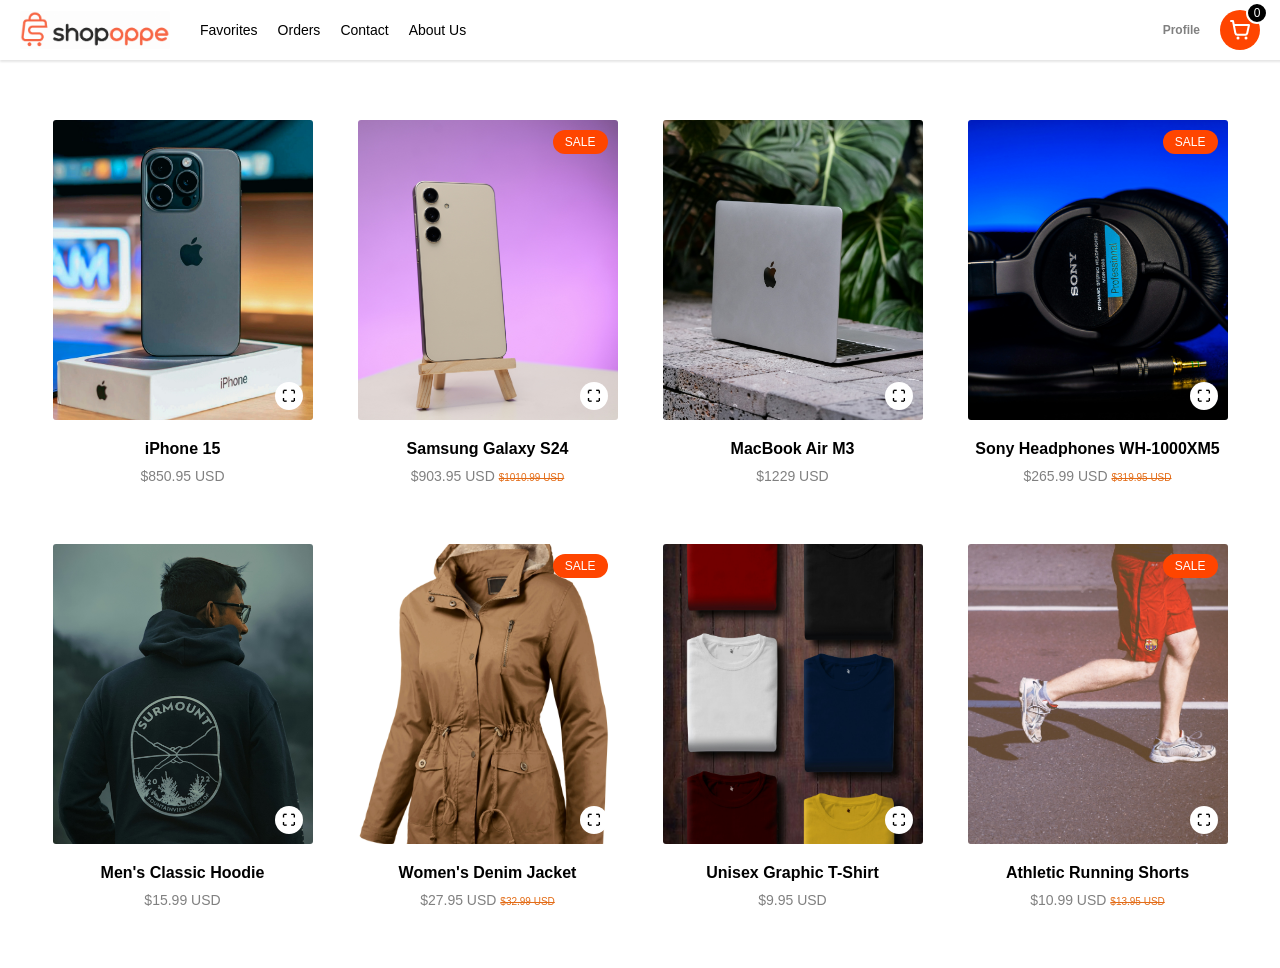
<file: index.html>
<!DOCTYPE html>
<html lang="en">
<head>
  <meta charset="UTF-8">
  <meta name="viewport" content="width=device-width, initial-scale=1.0">
  <link rel="stylesheet" href="styles.css">
  <title>E-Commerce Website</title>
</head>
<body>
  <div class="container">
    <div class="home-screen">
      <!-- navbar starts -->
      <div class="navbar">
        <div class="left">
          <img id="logo" alt="logo" src="./assets/shopoppe-logo.png">
          <ul class="navbar-icons">
            <li><a id="favorites">Favorites</a></li>
            <li><a id="orders">Orders</a></li>
            <li><a id="contact">Contact</a></li>
            <li><a id="about">About Us</a></li>
          </ul>
        </div>
        <div class="right">
          <div class="profile">
            Profile
          </div>
          <div class="cart-button">
            <button id="navbar-cart">
              <svg style="height: 24px; width: 24px;" xmlns="http://www.w3.org/2000/svg" viewBox="0 0 24 24">
                <path d="M3 3h2l2.4 12.2a2 2 0 0 0 2 1.6h7.8a2 2 0 0 0 2-1.6L21 7H6"
                      fill="none"
                      stroke="currentColor"
                      stroke-width="2"
                      stroke-linecap="round"
                      stroke-linejoin="round"/>
                      <circle cx="10" cy="20" r="1.5" fill="currentColor"/>
                      <circle cx="18" cy="20" r="1.5" fill="currentColor"/>
                </svg>
            </button>
              <div id="cart-count-badge"></div>
          </div>
        </div>
      </div>
      <!-- navbar closes -->
      <div class="content">
        <!-- individual card structure
          handled by script
        card closes -->




   

      </div>
      <!-- content closes here -->
    </div>

  </div>
  <!-- modal -->
  <div class="preview-modal">
   <!-- managed through class -->
  </div>
  <!-- modal closes -->
   
  <script type="module" src="script.js"></script>
</body>
</html>
</file>
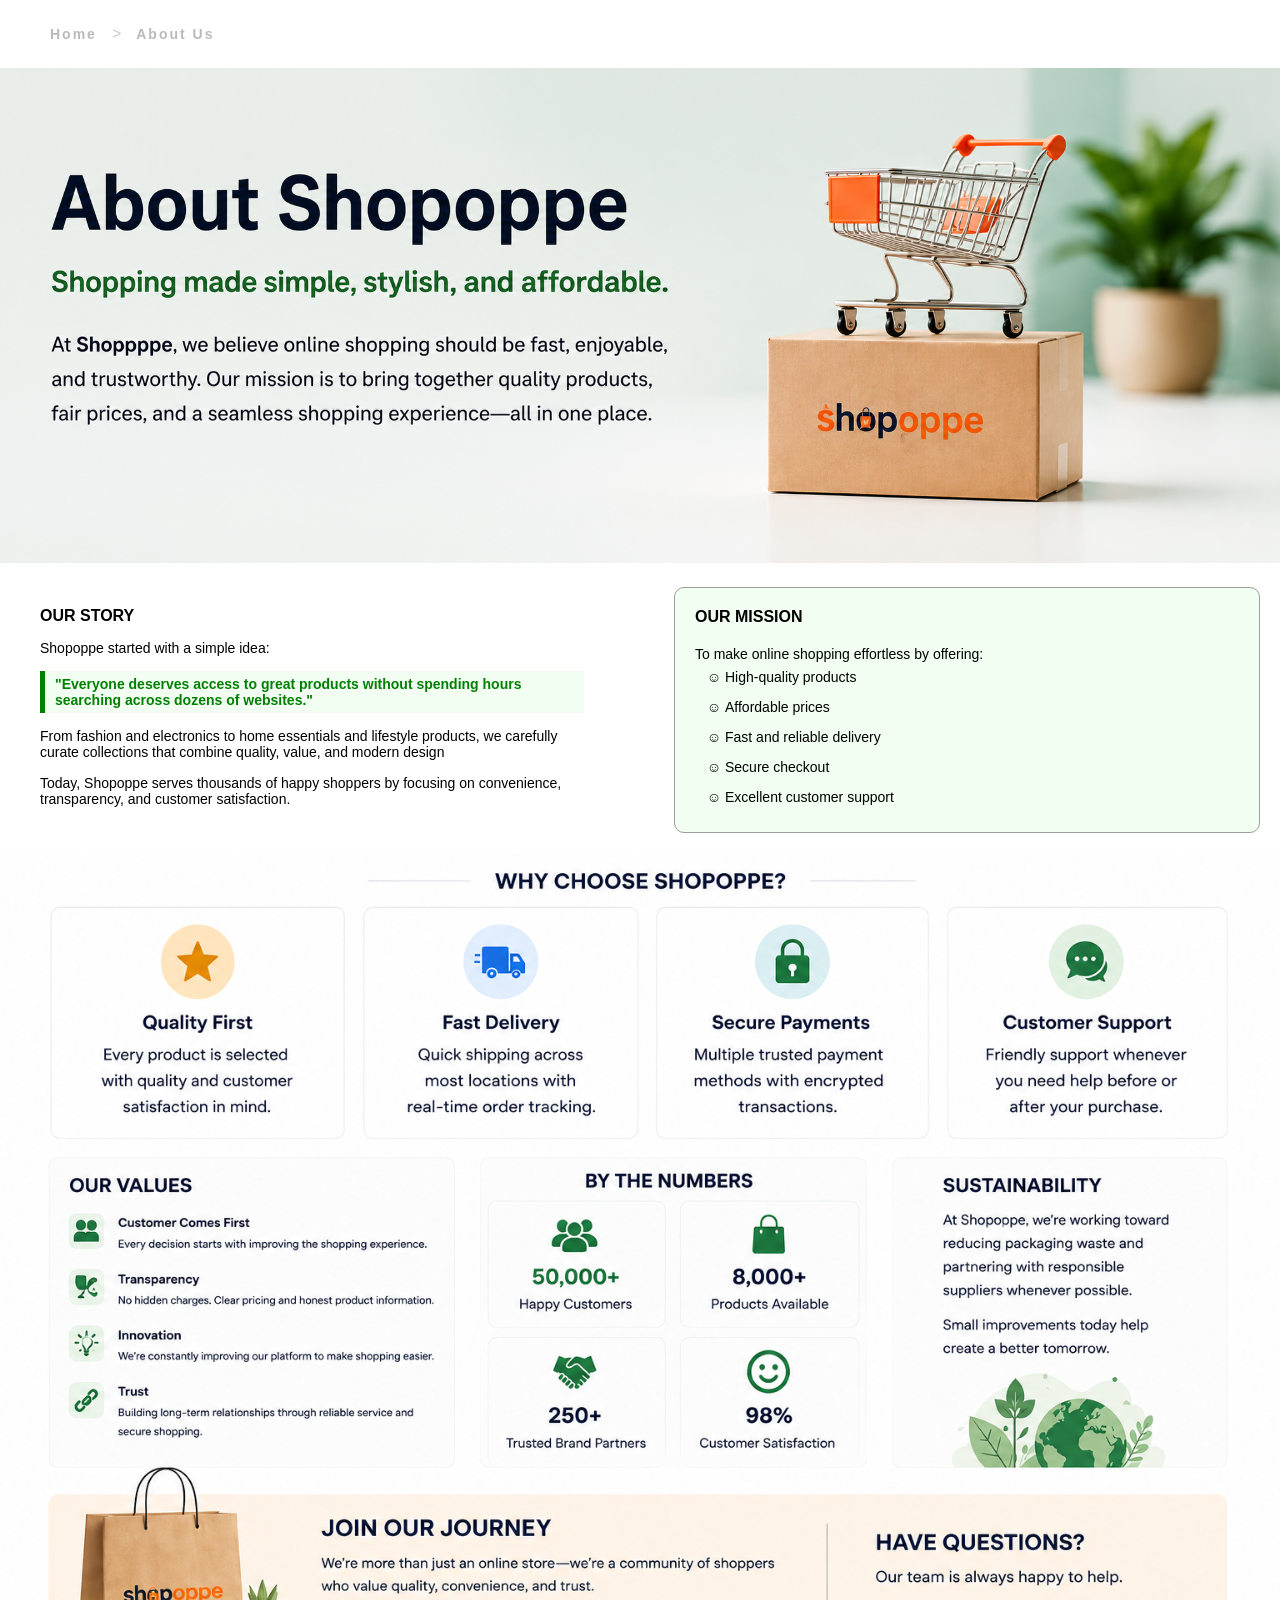
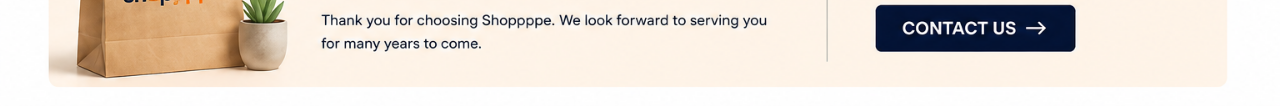
<file: about-us/about-us.html>
<!DOCTYPE html>
<html lang="en">
<head>
  <meta charset="UTF-8">
  <meta name="viewport" content="width=device-width, initial-scale=1.0">
  <link rel="stylesheet" href="about-us.css">
  <title>E-Commerce Website</title>
</head>
<body>
  <div class="about-container">
    <div class="about-navbar">
        <div id="about-home">Home</div>
        <div class="arrow">&gt;</div>
        <div id="about-page">About Us</div>
      </div>
      <div class="about-content">
        <img class="about-image" src="../assets/about-us.png" alt="about-us">
        <div class="details-section">
          <div class="our-story">
            <h3>OUR STORY</h3>
            <p>Shopoppe started with a simple idea:</p>
            <div class="highlight">
              "Everyone deserves access to great products without spending hours searching across dozens of websites."
            </div>
            <p>From fashion and electronics to home essentials and lifestyle products, we carefully curate collections that combine quality, value, and modern design </p>
            <P>Today, Shopoppe serves thousands of happy shoppers by focusing on convenience, transparency, and customer satisfaction.</P>
          </div>
          <div class="our-mission">
            <h3>OUR MISSION</h3>
            <p>To make online shopping effortless by offering:</p>
            <ul>
              <li>High-quality products</li>
              <li>Affordable prices</li>
              <li>Fast and reliable delivery</li>
              <li>Secure checkout</li>
              <li>Excellent customer support</li>
            </ul>
          </div>
        </div>
        <img class="about-image" src="../assets/about-us-1.png" alt="about-us-lower">
      </div>
  </div>



  <script src="about-us.js"></script>
</body>
</html>
</file>
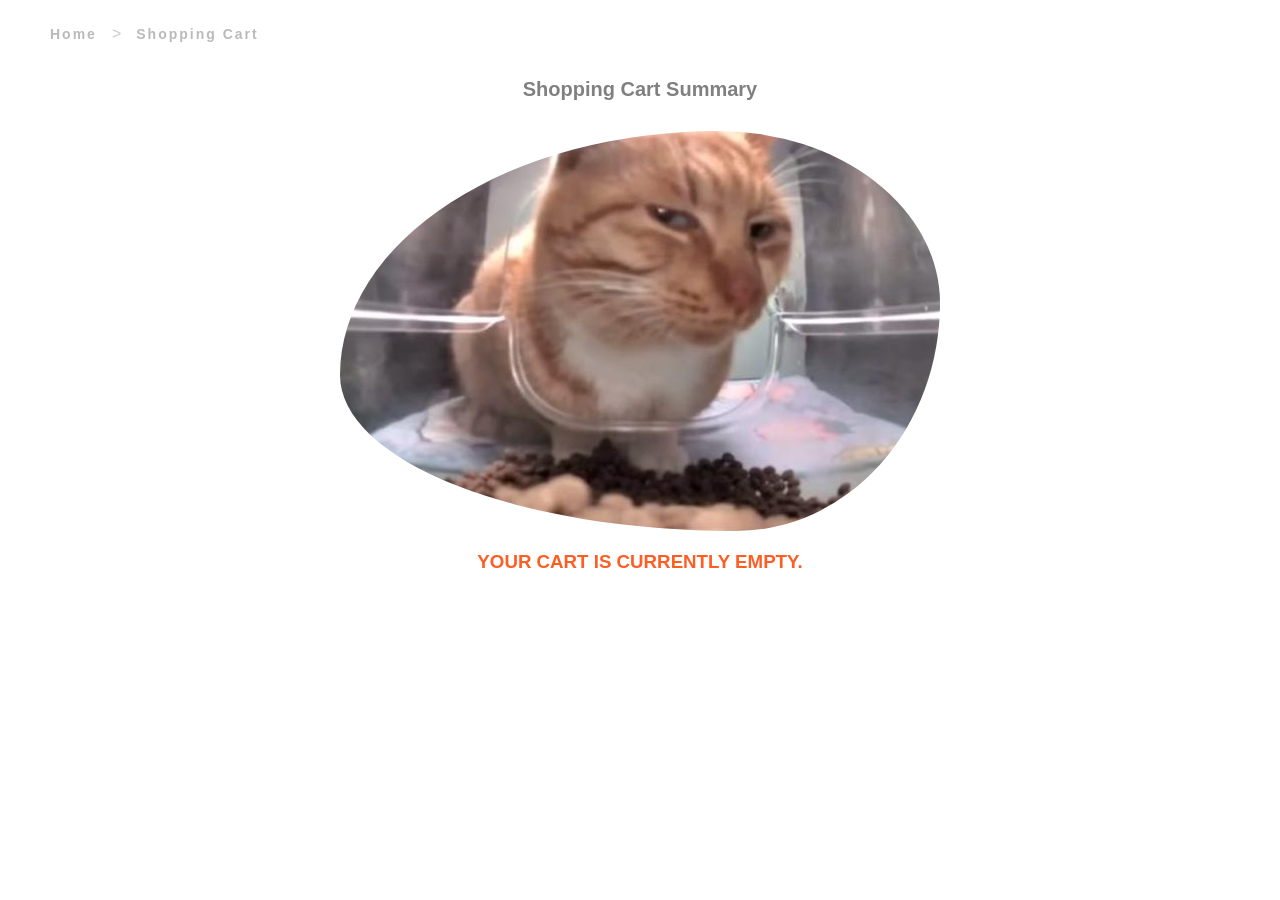
<file: cart/cart.html>
<!DOCTYPE html>
<html lang="en">
<head>
  <meta charset="UTF-8">
  <meta name="viewport" content="width=device-width, initial-scale=1.0">
  <link rel="stylesheet" href="cart.css">
  <title>E-Commerce Website</title>
</head>
<body>
    <div class="cart-container">
      <div class="cart-navbar">
        <div id="cart-home">Home</div>
        <div class="arrow">&gt;</div>
        <div id="cart-page">Shopping Cart</div>
      </div>
      <div class="cart-content">
       <!-- managed through cart class -->
      </div>
    </div>
    <script src="cart.js" type="module"></script>
</body>
</html>
</file>
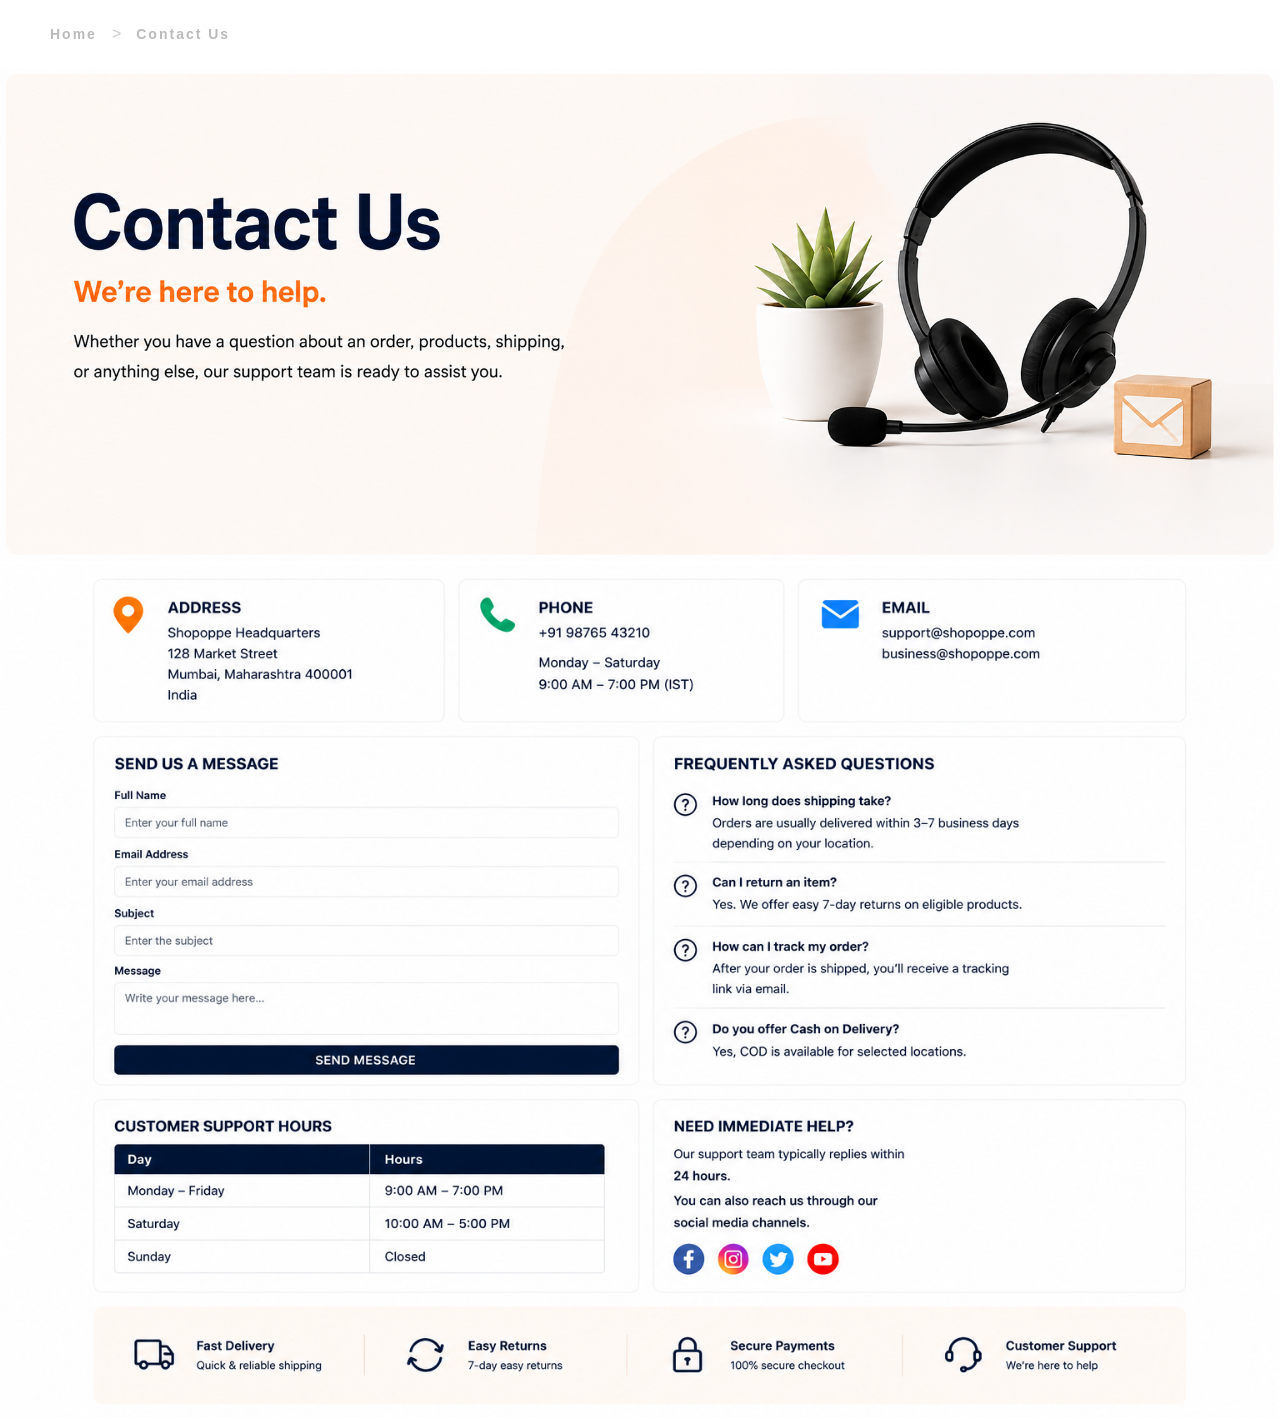
<file: contact/contact.html>
<!DOCTYPE html>
<html lang="en">
<head>
  <meta charset="UTF-8">
  <meta name="viewport" content="width=device-width, initial-scale=1.0">
  <link rel="stylesheet" href="contact.css">
  <title>E-Commerce Website</title>
</head>
<body>
  <div class="contact-container">
    <div class="contact-navbar">
        <div id="contact-home">Home</div>
        <div class="arrow">&gt;</div>
        <div id="contact-page">Contact Us</div>
      </div>
      <img src="../assets/contact-us.png" >
      <img src="../assets/contact-us-1.png" >
  </div>
  <script src="contact.js"></script>
</body>
</html>
</file>
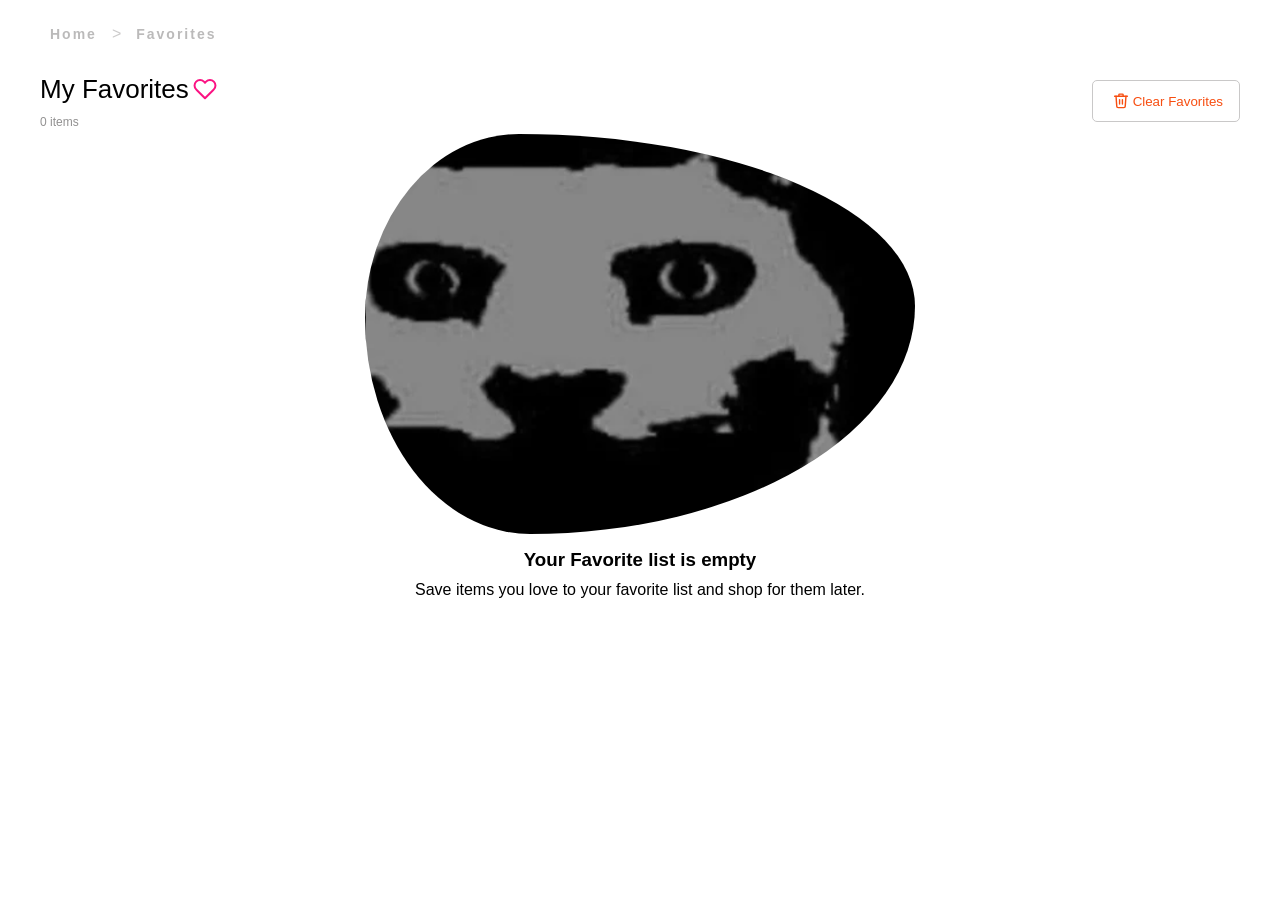
<file: favorites/favorites.html>
<!DOCTYPE html>
<html lang="en">
<head>
  <meta charset="UTF-8">
  <meta name="viewport" content="width=device-width, initial-scale=1.0">
  <link rel="stylesheet" href="favorites.css">
  <title>E-Commerce Website</title>
</head>
<body>
  <div class="favorites-container">
    <div class="favorites-navbar">
      <div id="favorites-home">Home</div>
      <div class="arrow">&gt;</div>
      <div id="favorites-page">Favorites</div>
    </div>
    <div class="fav-content">
      <!-- managed through class -->
    </div>
   </div>
  <script src="favorites.js" type="module"></script>
</body>
</html>
</file>
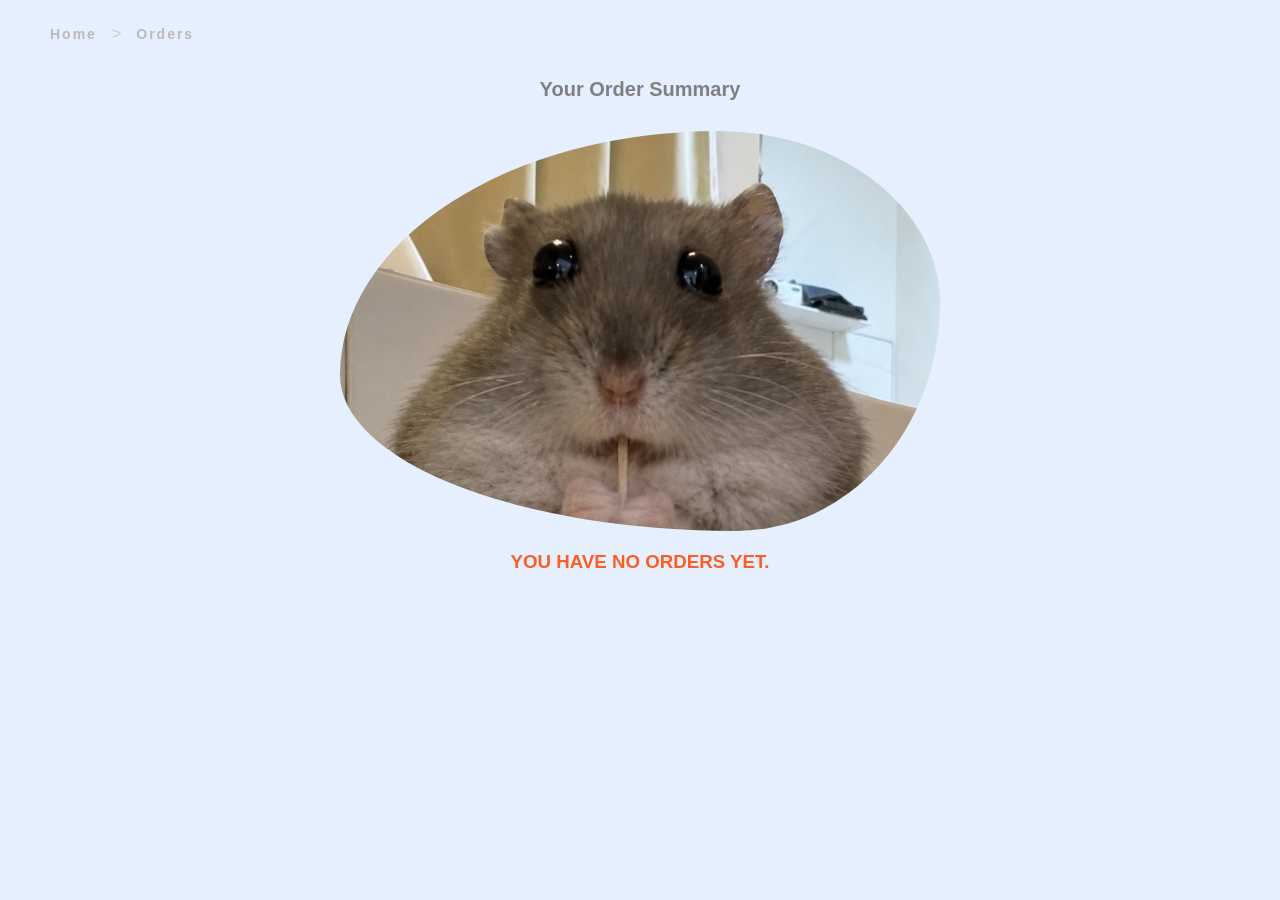
<file: orders/orders.html>
<!DOCTYPE html>
<html lang="en">
<head>
  <meta charset="UTF-8">
  <meta name="viewport" content="width=device-width, initial-scale=1.0">
  <link rel="stylesheet" href="orders.css">
  <title>E-Commerce Website</title>
</head>
<body>
  <div class="orders-container">

    <div class="orders-navbar">
        <div id="orders-home">Home</div>
        <div class="arrow">&gt;</div>
        <div id="orders-page">Orders</div>
      </div>
      <div class="card-holder">
        <!-- managed through class -->
      </div>
  </div>
  <script src="orders.js" type="module"></script>
</body>
</html>
</file>
<file: styles.css>
*{
  margin: 0;
  padding: 0;
  box-sizing: border-box;
  font-family: Arial;
}
.container{
  background-color: white;
}
/* .home-screen{
  dashboard/homepage
} */
.navbar{
  display: flex;
  justify-content: space-between;
  align-items: center;
  padding: 10px 20px;
  box-shadow: 1px 1px 2px 1px rgba(0,0,0,0.1);
}
.left{
  display: flex;
  align-items: center;
  column-gap: 30px;
}
#logo{
  width: 150px;
  display: flex;
  justify-content: center;
  align-items: center;
}
.navbar-icons{
  display: flex;
  align-items: center;
  justify-content: space-between;
  list-style: none;
  column-gap: 20px;
}
a{
  text-decoration: none;
  font-size: 14px;
  cursor: pointer;
} 
a:hover{
  color: red;
}
.right{
  display: flex;
  align-items: center;
  column-gap: 20px;
}
.cart-button{
  background-color: orangered;
  color:white;
  border-radius: 50%;
  height: 40px;
  width: 40px;
  display: flex;
  cursor: pointer;
  justify-content: center;
  align-items: center;
  position: relative;
}
.profile{
  font-size: 12px;
  color: grey;
  cursor: pointer;
  font-weight: bold;
}
.profile:hover{
  color:black;
}
#navbar-cart{
  border: none;
  display: flex;
  justify-content: center;
  border-radius: 50%;
  cursor: pointer;
  align-items: center;
  font-size: 18px;
  color:white;
  background-color: orangered;
}
#cart-count-badge{
  position: absolute;
  top: -8px;
  right: -8px;
  height: 22px;
  width: 22px;
  font-size: 12px;
  border-radius: 50%;
  background-color: black;
  color:white;
  display: flex;
  justify-content: center;
  align-items: center;
  border: 2px solid white;
}
.content{
  padding: 30px;
  display: grid;
  grid-template-columns: repeat(auto-fit, minmax(300px, 1fr));
}
.product-card{
  display: flex;
  flex-direction: column;
  justify-content: center;
  align-items: center;
  border-radius: 3px;
  padding: 10px;
  margin: 20px;
}
.image-preview{
  position: relative;
  border-radius: 3px;
  width: 260px;
  height: 300px;
}
.sale{
  background-color: orangered;
  border-radius: 20px;
  padding: 5px 12px;
  position: absolute;
  top: 10px;
  right:10px;
  font-size: 12px;
  color:white;
}
.preview-button{
  background-color: white;
  width: 28px;
  height: 28px;
  position: absolute;
  bottom: 10px;
  font-weight: bold;
  border: none;
  border-radius: 50%;
  right: 10px;
  display: flex;
  justify-content: center;
  align-items: center;
  cursor: pointer;
}
img{
  width: 100%;
  border-radius: 3px;
  height: 100%;
  object-fit: cover;
  object-position: center;
}
.product-details{
  display: flex;
  flex-direction: column;
  align-items: center;
  justify-content: center;
}
.product-name{
  margin-block: 20px 10px;
}
.price{
  color:grey;
  font-size: 14px;
}
.sale-price{
  color: rgb(227, 108, 23);
  text-decoration: line-through;
  font-size: 10px;
}


/* modal css */
.preview-modal{
  height: 100%;
  width: 100%;
  position: fixed;
  inset: 0;
  z-index: 100;
  background-color: rgba(0,0,0,0.7);
  display: none;
  align-items: center;
  justify-content: center;
}
.preview-modal-content{
  background-color: white;
  width: 70%;
  display: flex;
  position: relative;
  align-items: center;
  column-gap: 20px;
  padding: 20px 30px;
  overflow-y: auto;
  max-height: 90vh;
}
.modal-img{
  height: auto;
  flex:1;
  margin: 20px;
  position: relative;
  img{
    object-fit: cover;
    object-position: center;
  }
}
.preview-modal-details{
  display: flex;
  flex:1;
  flex-direction: column;
  row-gap: 20px;
  padding: 20px;
  height: auto;
}
.preview-modal-number{
  font-size: 10px;
  color: grey;
}
.preview-modal-name{
  font-size: 30px;
  margin-block: 10px;
  font-family: 'Times New Roman', Times, serif;
  font-weight: bold;
}
.preview-modal-des{
  font-size: 10px;
  color:rgb(174, 174, 174);
  word-spacing: 5px;
  letter-spacing: 1px;
}
.preview-modal-price{
  font-size: 30px;
  margin-block: 20px;
  color: orangered;
}
.preview-modal-quantity{
  padding: 25px 30px;
  display: flex;
  align-items: center;
  width: fit-content;
  justify-content: center;
  border: 1px solid rgb(231, 231, 231);
  border-radius: 10px;
}
.preview-modal-quan{
  border: 1px solid rgb(231, 231, 231);
  border-radius: 20px;
  padding: 10px 30px;
}
.modal-add-to-cart{
  background-color: rgb(253, 111, 59);
  max-width: max-content;
  color: white;
  font-family: Arial, Helvetica, sans-serif;
  font-weight: bold;
  padding: 15px 30px;
  vertical-align: middle;
  display: flex;
  align-items: center;
  justify-content: space-between;
  column-gap: 5px;
  border: none;
  margin-block-start: 40px;
  cursor: pointer;
  border-radius: 30px;
}
.modal-close-btn{
  position: absolute;
  top: 0;
  right: 10px;
  background-color: transparent;
  border:none;
  font-weight: bold;
  cursor: pointer;
  padding: 10px;
  font-size: 14px;
}
.toggle-favorite{
  position: absolute;
  top: 10px;
  right: 10px;
  background-color: transparent;
  border: none;
  cursor: pointer;
  color: rgb(226, 225, 225);
}
.fav-icon-toggle{
  svg{
    fill: rgb(244, 43, 76);
  }
}
/* modal css end */
</file>
<file: about-us/about-us.css>
*{
  margin: 0;
  padding: 0;
  font-family: Arial, Helvetica, sans-serif;
  box-sizing: border-box;
}
.about-navbar{
  display: flex;
  justify-content: flex-start;
  align-items: center;
  column-gap: 15px;
  padding: 25px 50px;
}
#about-home, #about-page{
  color: rgb(187, 186, 186);
  font-size: 14px;
  letter-spacing: 2px;
  font-weight: bold;
}
#about-home:hover, #about-page:hover{
  color: black;
  cursor: pointer;
}
.arrow{
  color: rgb(204, 203, 203);
}
.about-image{
  width: 100%;
  object-fit: cover;
}
.details-section{
  display: flex;
  column-gap: 30px;
}
.our-story{
  padding: 40px;
  flex: 1;
  display: flex;
  flex-direction: column;
  row-gap: 15px;
}
.our-story > h3{
  margin: 0;
}
.highlight{
  background-color: rgb(242, 254, 242);
  padding: 5px 10px;
  color: green;
  font-weight: bold;
  font-size: 14px;
  border-left: 5px solid green;
}
.our-mission{
  margin: 20px;
  flex: 1;
  background-color: rgb(242, 254, 242);
  padding: 20px;
  border-radius: 10px;
  border: 1px solid rgb(153, 160, 153)
}
p{
  font-size: 14px;
}
h3{
  margin-bottom: 20px;
  font-size: 16px;
}
ul{
  margin-left: 30px;
}
ul >  li::marker {
  content: "☺️ ";
}
li{
  line-height: 30px;
  font-size: 14px;
}
</file>
<file: cart/cart.css>
*{
  margin: 0;
  padding: 0;
  box-sizing: border-box;
  font-family: Arial, Helvetica, sans-serif;
}
.cart-container{
  background-color: transparent;
}
.cart-navbar{
  display: flex;
  justify-content: flex-start;
  align-items: center;
  column-gap: 15px;
  padding: 25px 50px;
}
#cart-home, #cart-page{
  color: rgb(187, 186, 186);
  font-size: 14px;
  letter-spacing: 2px;
  font-weight: bold;
}
#cart-home:hover, #cart-page:hover{
  color: black;
  cursor: pointer;
}
.arrow{
  color: rgb(204, 203, 203);
}
.cart-heading{
  font-weight: bold;
  font-size: 20px;
  color: grey;
  text-align: center;
  margin: 10px;
}
.table{
  width: 85%;
  margin: 30px auto;
  border-collapse: collapse;
}
th{
  padding: 10px;
  border-bottom: 1px solid rgb(173, 172, 172);
  font-weight: 500;
  font-size: 12px;
  color: rgb(121, 121, 121);
}
td{
  text-align: center;
  padding: 10px;
  margin: 10px;
}
tr{
  padding: 20px;
}
.empty-cart-section{
  display: flex;
  flex-direction: column;
  justify-content: center;
  align-items: center;
  row-gap: 20px;
}
.empty-cart-section > img{
  height: 400px;
  width: 600px;
  border-radius: 63% 37% 34% 66% / 61% 43% 57% 39%;
  object-fit: cover;
  object-position: center;
}
.empty-cart-section > h3{
  color: rgb(253, 94, 36);
}
.cart-item-remove > button{
  background-color: transparent;
  border: none;
  font-weight: bold;
  font-size: 10px;
  color: rgb(121, 121, 121);
  cursor: pointer;
}
.cart-item-image > img{
  height: 45px;
  width: 45px;
  object-fit: cover;
  object-position: center;
}
.cart-item-name{
  color: rgb(121, 121, 121);
  font-size: 12px;
  text-align: start;
}
.cart-item-price{
  font-size: 12px;
  color: rgb(121, 121, 121);
}
.cart-item-quantity{
  display: flex;
  justify-content: center;
  align-items: center;
}
.cart-item-quantity > div{
  border: 1px solid rgb(215, 214, 214);
  border-radius: 20px;
  padding: 3px 10px;
  display: flex;
  align-items: center;
  justify-content: space-between;
  width: max-content;
}
.quantity-btn{
  display: flex;
  justify-content: center;
  align-items: center;
}
.quantity-btn > button{
  border-radius: 50%;
  padding: 2px;
  display: flex;
  background-color: rgb(230, 228, 228);
  align-items: center;
  justify-content: center;
  border: none;
  height: 18px;
  width: 18px;
  cursor: pointer;
  margin-inline-start: 3px;
}
span{
  font-size: 12px;
  margin-right: 15px;
  color: rgb(121, 121, 121);
}
.cart-item-total{
  font-size: 12px;
  color: rgb(121, 121, 121);
}
#total-amt{
  text-align: right;
  color: rgb(121, 121, 121); 
  padding-inline-end: 110px;
  font-size: 14px;
  padding-block: 20px;
}
.place-order-section{
  display: flex;
  justify-content: flex-end;
  align-items: center;
  padding-inline-end: 110px;
}
#place-order-btn{
  padding: 8px 16px;
  border-radius: 20px;
  border: none;
  background-color: rgb(253, 94, 36);
  color: white;
  cursor: pointer;
}

/* billing modal */
.billing-modal{
  background-color: rgba(0,0,0,0.6);
  z-index: 10;
  width: 100%;
  height: 100%;
  margin: auto;
  position: absolute;
  inset: 0;
}
.billing-container{
  margin: 100px auto;
  width: 320px;
  border-radius: 5px;
  background-color: white;
  display: flex;
  flex-direction: column;
} 
.billing-heading{
  display: flex;
  margin: 15px;
  justify-content: space-between;
  align-items: center;
}
.heading{
  font-size: 18px;
  color: rgb(101, 101, 101);
}
#close-bill{
  background-color: transparent;
  border: none;
  font-weight: bold;
  color: rgb(121, 121, 121);
  font-size: 12px;
  cursor: pointer;
}
.billing-details{
  padding: 15px;
}
form{
  display: flex;
  flex-direction: column;
  align-items: center;
  row-gap: 8px;
}
input{
  padding: 15px;
  width: 95%;
  border-radius: 30px;
  border: 1px solid grey;
  outline: none;
  font-size: 16px;
}
.buy-section{
  padding: 15px;
  display: flex;
  justify-content: center;
  align-items: center;
}
#buy-now-btn{
  padding: 10px 50px;
  border-radius: 20px;
  border: none;
  background-color: rgb(252, 107, 55);
  color:white;
  cursor: pointer;
}
.input-error{
  color:red;
  font-size: 14px;
}
</file>
<file: contact/contact.css>
*{
  margin: 0;
  padding: 0;
  font-family: Arial, Helvetica, sans-serif;
  box-sizing: border-box;
}
.contact-navbar{
  display: flex;
  justify-content: flex-start;
  align-items: center;
  column-gap: 15px;
  padding: 25px 50px;
}
#contact-home, #contact-page{
  color: rgb(187, 186, 186);
  font-size: 14px;
  letter-spacing: 2px;
  font-weight: bold;
}
#contact-home:hover, #contact-page:hover{
  color: black;
  cursor: pointer;
}
.arrow{
  color: rgb(204, 203, 203);
}
img{
  width: 100%;
  object-fit: cover;
}
</file>
<file: favorites/favorites.css>
*{
  margin: 0;
  padding: 0;
  box-sizing: border-box;
  font-family: Arial, Helvetica, sans-serif;
}
.favorites-navbar{
  display: flex;
  justify-content: flex-start;
  align-items: center;
  column-gap: 15px;
  padding: 25px 50px;
}
#favorites-home, #favorites-page{
  color: rgb(187, 186, 186);
  font-size: 14px;
  letter-spacing: 2px;
  font-weight: bold;
}
#favorites-home:hover, #favorites-page:hover{
  color: black;
  cursor: pointer;
}
.arrow{
  color: rgb(204, 203, 203);
}
.favorites-mid-bar{
  display: flex;
  justify-content: space-between;
  align-items: center;
  padding: 5px 40px;
}
.fav-heading-details{
  display: flex;
  flex-direction: column;
  align-items: flex-start;
  justify-content: center;
  row-gap: 10px;
}
.fav-heading{
  font-size: 26px;
  font-weight: 500;
  font-family:'Gill Sans', 'Gill Sans MT', Calibri, 'Trebuchet MS', sans-serif;

  display: flex;
  align-items: center;
}
.fav-heading > svg{
  margin: 4px;
  color: rgb(251, 18, 130);
}
#fav-count{
  font-size: 12px;
  color: rgb(146, 145, 145);
}
#remove-all-fav{
  background-color: white;
  color: rgb(247, 78, 17);
  cursor: pointer;
  padding: 8px 16px;
  border: 1px solid rgb(201, 200, 200);
  border-radius: 5px;
  display: flex;
  align-items: center;
}
#remove-all-fav > svg{
  padding-block: 3px 4px;
}
.favorites-section{
  display: grid;
  padding: 20px 35px;
  grid-template-columns:repeat(auto-fill, 230px);
  gap:10px;
  justify-content: start;
}
.empty-favs-section{
  display: flex;
  flex-direction: column;
  justify-content: center;
  align-items: center;
  row-gap: 10px;
  margin-inline: auto;
}
.empty-favs-section > img{
  height: 400px;
  width: 550px;
  border-radius: 28% 72% 70% 30% / 46% 43% 57% 54% ;
  object-fit: cover;
  object-position: center;
}
.empty-favs-section > h3{
  margin-block-start: 5px;
}
.favorite-card{
  display: flex;
  flex-direction: column;
  margin: 10px;
  border-radius: 10px;
  box-shadow: 2px 4px 8px rgba(0, 0, 0, 0.12);
}
.image-section{
  position: relative;
}
.image-section > img{
  height: 230px;
  width: 100%;
  border-radius: 10px 10px 0 0;
  object-fit: cover;
  object-position: center;
}
.favorite-icon{
  background-color: white;
  height: 28px;
  width: 28px;
  border-radius: 50%;
  display: flex;
  align-items: center;
  justify-content: center;
  position: absolute;
  top: 10px;
  padding: 6px;
  right: 10px;
}
.favorite-icon > svg{
  color: rgb(244, 43, 76);
}
.favorite-details{
  padding: 10px;
  border-radius: 10px;
  display: flex;
  flex-direction: column;
  row-gap: 8px;

}
.fav-item-name{
  font-weight: bold;
  font-size: 13px;
  white-space: nowrap;
  overflow: hidden;
  text-overflow: ellipsis;
  max-width: 180px;
}
.fav-item-price{
  font-weight: bold;
  font-size: 13px;
}
.fav-add-to-cart{
  background-color: black;
  color:white;
  border: none;
  border-radius: 5px;
  cursor: pointer;
  display: flex;
  align-items: center;
  justify-content: center;
  padding: 5px;
  font-size: 12px;
}
.fav-add-to-cart > svg{
  padding: 2px;
  margin-inline-end: 3px;
}
.remove-from-fav{
  color: rgb(248, 80, 19);
  border: none;
  border-radius: 5px;
  cursor: pointer;
  display: flex;
  align-items: center;
  justify-content: center;
  padding: 5px;
  font-size: 12px;
}
.remove-from-fav > svg{
  padding: 5px;
}
</file>
<file: orders/orders.css>
*{
  margin: 0;
  padding:0;
  box-sizing: border-box;
  font-family: Arial, Helvetica, sans-serif;
}
body{
  background-color: rgb(230, 239, 254);
}
.orders-navbar{
  display: flex;
  justify-content: flex-start;
  align-items: center;
  column-gap: 15px;
  padding: 25px 50px;
}
#orders-home, #orders-page{
  color: rgb(187, 186, 186);
  font-size: 14px;
  letter-spacing: 2px;
  font-weight: bold;
}
#orders-home:hover, #orders-page:hover{
  color: black;
  cursor: pointer;
}
.arrow{
  color: rgb(204, 203, 203);
}
.order-card{
  border-radius: 10px;
  background-color: white;
  margin: 15px 30px;
  padding: 20px;
  box-shadow: 2px 2px 4px rgba(0,0,0,0.2);
}
.customer-details{
  display: flex;
  align-items: center;
  justify-content: space-between;
  margin-block-end: 10px;
}
.customer{
  display: flex;
  flex-direction: column;
  row-gap: 5px;
  align-items: flex-start;
  justify-content: center;
}
.order-id{
  color: rgb(176, 176, 176);
  font-size: 12px;
}
.customer-name{
  font-weight: bold;
  font-size: 14px;
  span{
    font-weight: 500;
    color: grey;
    font-size: 14px;
  }
}
.status{
  background-color: rgb(205, 249, 205);
  color: green;
  padding: 5px 10px;
  border-radius: 25px;
  font-size: 12px;
}
.order-preview{
  display: flex;
  flex-direction: column;
  justify-content: center;
  margin-block-start: 10px;
}
.order{
  display: flex;
  align-items: center;
  justify-content: flex-start;
  margin-block-end: 5px;
}
.order-image > img{
  height: 50px;
  width: 50px;
  object-fit: cover;
  object-position: center;
  border-radius: 5px;
}
.order-detail{
  margin-inline-start: 15px;
  display: flex;
  flex-direction: column;
  justify-content: center;
}
.order-name{
  font-size: 12px;
  font-weight: bold;
  margin-block-end: 5px;
}
.order-stats{
  font-size: 12px;
  span{
    color: rgb(62, 91, 252);
    font-weight: bold;
  }
}
.total{
  margin-block-start: 10px;
  display: flex;
  justify-content: space-between;
}
.date{
  font-size: 12px;
  color: rgb(162, 162, 162);
}
.total-price{
  font-weight: bold;
  font-size: 13px;
  span{
    color: rgb(62, 91, 252);
    margin-inline-start: 10px;
  }
}
.empty-orders-section{
  display: flex;
  flex-direction: column;
  justify-content: center;
  align-items: center;
  row-gap: 20px;
}
.empty-orders-section > img{
  height: 400px;
  width: 600px;
  border-radius: 63% 37% 34% 66% / 61% 43% 57% 39%;
  object-fit: cover;
  object-position: center;
}
.empty-orders-section > h3{
  color: rgb(253, 94, 36);
}
.orders-heading{
  font-weight: bold;
  font-size: 20px;
  color: grey;
  text-align: center;
  margin: 10px;
}
</file>
